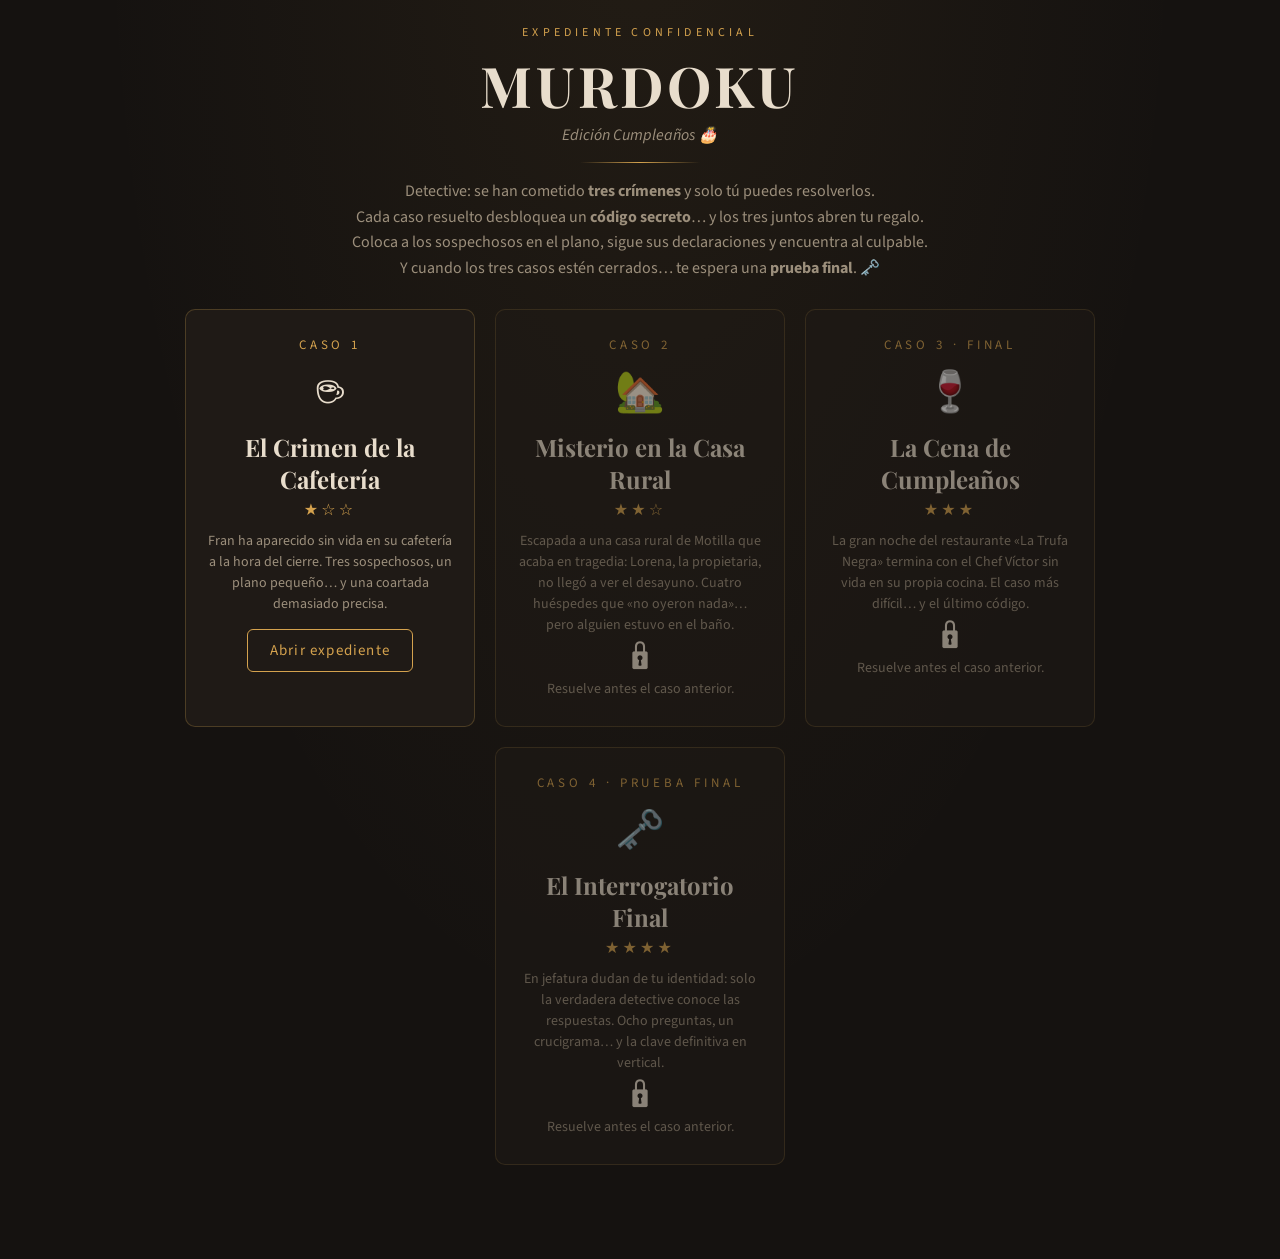
<file: index.html>
<!DOCTYPE html>
<html lang="es">
<head>
<meta charset="UTF-8">
<meta name="viewport" content="width=device-width, initial-scale=1.0">
<title>Murdoku · Edición Cumpleaños</title>
<link rel="preconnect" href="https://fonts.googleapis.com">
<link href="https://fonts.googleapis.com/css2?family=Playfair+Display:wght@500;700&family=Source+Sans+3:wght@400;600&display=swap" rel="stylesheet">
<link rel="stylesheet" href="style.css">
</head>
<body>

<header class="site">
  <div class="overline">Expediente confidencial</div>
  <h1>MURDOKU</h1>
  <div class="sub">Edición Cumpleaños 🎂</div>
  <div class="rule-line"></div>
</header>

<p class="intro">
  Detective: se han cometido <b>tres crímenes</b> y solo tú puedes resolverlos.<br>
  Cada caso resuelto desbloquea un <b>código secreto</b>… y los tres juntos abren tu regalo.<br>
  Coloca a los sospechosos en el plano, sigue sus declaraciones y encuentra al culpable.<br>
  Y cuando los tres casos estén cerrados… te espera una <b>prueba final</b>. 🗝️
</p>

<div class="cases">
  <div class="case-card" id="card1">
    <div class="num">Caso 1</div>
    <div class="emoji">☕</div>
    <h2>El Crimen de la Cafetería</h2>
    <div class="stars">★☆☆</div>
    <p>Fran ha aparecido sin vida en su cafetería a la hora del cierre. Tres sospechosos, un plano pequeño… y una coartada demasiado precisa.</p>
    <div class="slot"></div>
  </div>

  <div class="case-card" id="card2">
    <div class="num">Caso 2</div>
    <div class="emoji">🏡</div>
    <h2>Misterio en la Casa Rural</h2>
    <div class="stars">★★☆</div>
    <p>Escapada a una casa rural de Motilla que acaba en tragedia: Lorena, la propietaria, no llegó a ver el desayuno. Cuatro huéspedes que «no oyeron nada»… pero alguien estuvo en el baño.</p>
    <div class="slot"></div>
  </div>

  <div class="case-card" id="card3">
    <div class="num">Caso 3 · Final</div>
    <div class="emoji">🍷</div>
    <h2>La Cena de Cumpleaños</h2>
    <div class="stars">★★★</div>
    <p>La gran noche del restaurante «La Trufa Negra» termina con el Chef Víctor sin vida en su propia cocina. El caso más difícil… y el último código.</p>
    <div class="slot"></div>
  </div>

  <div class="case-card" id="card4">
    <div class="num">Caso 4 · Prueba Final</div>
    <div class="emoji">🗝️</div>
    <h2>El Interrogatorio Final</h2>
    <div class="stars">★★★★</div>
    <p>En jefatura dudan de tu identidad: solo la verdadera detective conoce las respuestas. Ocho preguntas, un crucigrama… y la clave definitiva en vertical.</p>
    <div class="slot"></div>
  </div>
</div>

<p class="intro" style="margin-top:34px" id="final-msg"></p>

<script>
(function () {
  const cases = [
    { id: 'caso1', href: 'caso1.html' },
    { id: 'caso2', href: 'caso2.html' },
    { id: 'caso3', href: 'caso3.html' },
    { id: 'caso4', href: 'caso4.html' }
  ];
  let solvedAll = true;
  cases.forEach((c, i) => {
    const card = document.getElementById('card' + (i + 1));
    const slot = card.querySelector('.slot');
    let code = null;
    try { code = localStorage.getItem('murdoku_' + c.id); } catch (e) {}
    const prevSolved = i === 0 || !!localStorage.getItem('murdoku_' + cases[i - 1].id);
    if (code) {
      card.classList.add('solved');
      slot.innerHTML = '<div class="code-tag">✔ ' + code + '</div><a class="btn" href="' + c.href + '">Volver a jugar</a>';
    } else if (prevSolved) {
      solvedAll = false;
      slot.innerHTML = '<a class="btn" href="' + c.href + '">Abrir expediente</a>';
    } else {
      solvedAll = false;
      card.classList.add('locked');
      slot.innerHTML = '<div class="lock">🔒</div><p style="min-height:auto">Resuelve antes el caso anterior.</p>';
    }
  });
  if (solvedAll) {
    document.getElementById('final-msg').innerHTML =
      '🏆 <b>Todos los expedientes están cerrados.</b> Tienes los tres códigos y la clave definitiva…<br>Úsalos para abrir tu regalo. ¡Feliz cumpleaños, detective! ❤️';
  }
})();
</script>
</body>
</html>
</file>
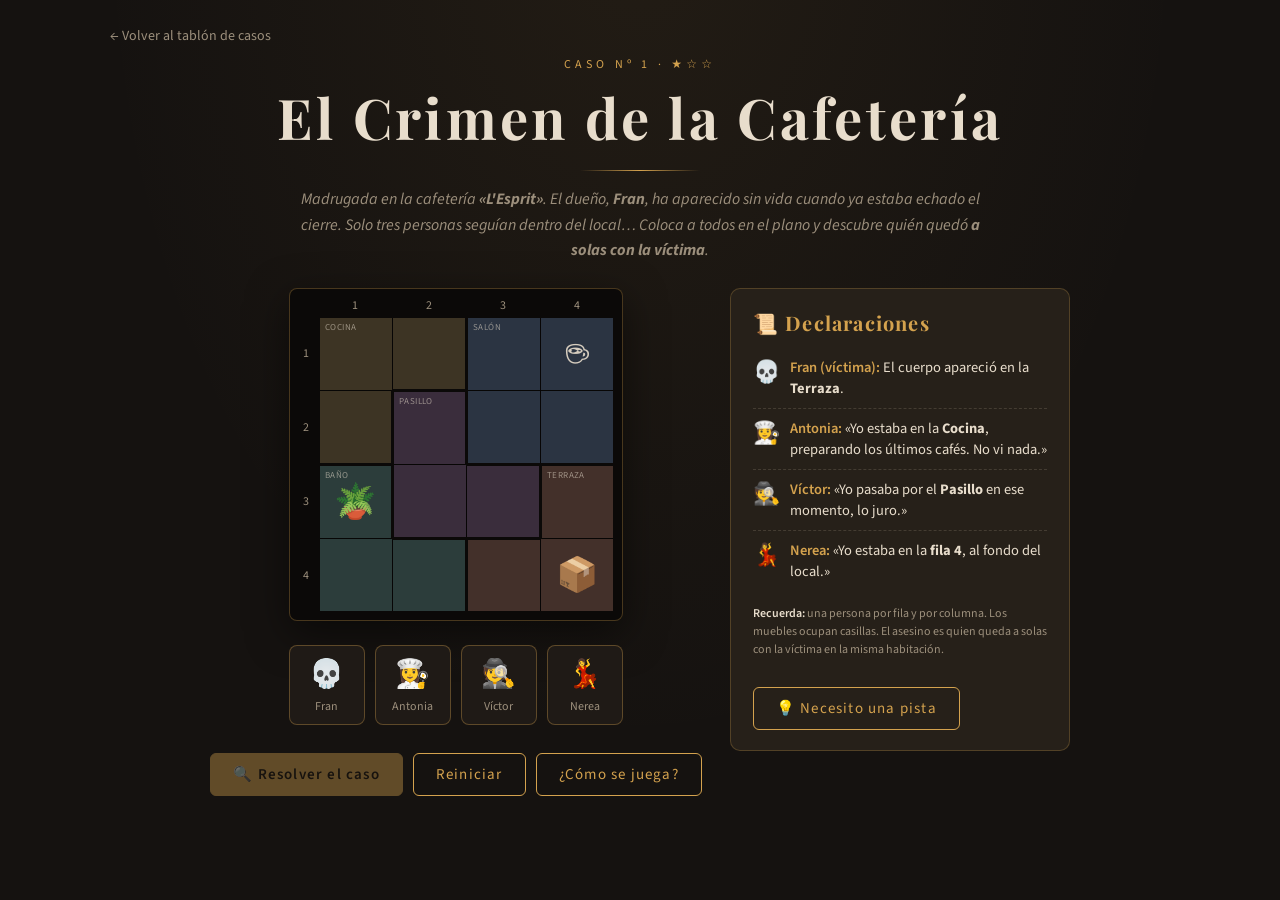
<file: caso1.html>
<!DOCTYPE html>
<html lang="es">
<head>
<meta charset="UTF-8">
<meta name="viewport" content="width=device-width, initial-scale=1.0">
<title>Caso 1 · El Crimen de la Cafetería — Murdoku</title>
<link rel="preconnect" href="https://fonts.googleapis.com">
<link href="https://fonts.googleapis.com/css2?family=Playfair+Display:wght@500;700&family=Source+Sans+3:wght@400;600&display=swap" rel="stylesheet">
<link rel="stylesheet" href="style.css">
</head>
<body>

<nav class="topnav"><a href="index.html">← Volver al tablón de casos</a></nav>

<header class="site">
  <div class="overline">Caso nº 1 · ★☆☆</div>
  <h1>El Crimen de la Cafetería</h1>
  <div class="rule-line"></div>
</header>

<p class="story">
  Madrugada en la cafetería <b>«L'Esprit»</b>. El dueño, <b>Fran</b>, ha aparecido sin vida
  cuando ya estaba echado el cierre. Solo tres personas seguían dentro del local…
  Coloca a todos en el plano y descubre quién quedó <b>a solas con la víctima</b>.
</p>

<div class="game">
  <div class="board-wrap">
    <div class="board" id="board"></div>
    <div class="tray" id="tray"></div>
    <div class="actions">
      <button class="btn primary" id="btn-check">🔍 Resolver el caso</button>
      <button class="btn" id="btn-reset">Reiniciar</button>
      <button class="btn" id="btn-rules">¿Cómo se juega?</button>
    </div>
    <div class="feedback" id="feedback"></div>
  </div>

  <aside class="clues">
    <h2>📜 Declaraciones</h2>
    <div id="clue-list"></div>
    <div class="legend">
      <b>Recuerda:</b> una persona por fila y por columna. Los muebles ocupan casillas.
      El asesino es quien queda a solas con la víctima en la misma habitación.
    </div>
    <div class="hints-box" id="hints">
      <button class="btn" id="btn-hint">💡 Necesito una pista</button>
    </div>
  </aside>
</div>

<!-- Modal de reglas -->
<div class="overlay" id="overlay-rules">
  <div class="modal">
    <button class="close-x" id="btn-rules-close">✕</button>
    <h2>Cómo se juega</h2>
    <ul>
      <li>Toca un <b>personaje</b> y después una <b>casilla</b> para colocarlo. Toca un personaje ya colocado para retirarlo.</li>
      <li>Debe haber exactamente <b>una persona por fila y una por columna</b>, como en un sudoku.</li>
      <li>Las <b>líneas gruesas</b> separan las habitaciones (su nombre aparece en una esquina). Los <b>muebles</b> ocupan casillas donde nadie puede estar.</li>
      <li><b>«Justo al lado de»</b> = casilla pegada en horizontal o vertical, dentro de la misma habitación.</li>
      <li><b>«Al sur»</b> = filas más abajo; <b>«al norte»</b> = más arriba. Las filas se numeran del 1 (arriba) en adelante, y las columnas del 1 (izquierda) en adelante.</li>
      <li>Todas las declaraciones son <b>ciertas</b>. Cuando el plano esté completo, pulsa <b>«Resolver el caso»</b>.</li>
      <li>El <b>asesino</b> es quien queda a solas con la víctima en la misma habitación.</li>
    </ul>
  </div>
</div>

<!-- Modal de victoria -->
<div class="overlay" id="overlay-win">
  <div class="modal">
    <h2>⚖️ ¡Caso resuelto!</h2>
    <p id="win-text"></p>
    <div class="code-box">
      <div class="label">Primer código desbloqueado</div>
      <div class="code" id="win-code"></div>
    </div>
    <div class="actions">
      <button class="btn" id="btn-copy">Copiar código</button>
      <a class="btn primary" href="caso2.html">Siguiente caso →</a>
    </div>
    <p class="dim" style="margin-top:12px">Apunta el código antes de continuar, detective.</p>
  </div>
</div>

<script>
window.PUZZLE = {
  id: 'caso1',
  n: 4,
  code: 'ESPRITSEL25',
  rooms: [
    "KKSS",
    "KPSS",
    "BPPT",
    "BBTT"
  ],
  roomNames: { K: 'Cocina', S: 'Salón', P: 'Pasillo', B: 'Baño', T: 'Terraza' },
  roomColors: { K: '#3d3424', S: '#2b3442', P: '#3a2d3c', B: '#2c3d3b', T: '#43302a' },
  furniture: [
    { pos: [0, 3], emoji: '☕', name: 'Cafetera' },
    { pos: [2, 0], emoji: '🪴', name: 'Planta' },
    { pos: [3, 3], emoji: '📦', name: 'Cajas' }
  ],
  people: [
    { id: 'V',       name: 'Fran',    emoji: '💀', victim: true,
      clue: 'El cuerpo apareció en la <b>Terraza</b>.' },
    { id: 'Antonia', name: 'Antonia', emoji: '👩‍🍳',
      clue: '«Yo estaba en la <b>Cocina</b>, preparando los últimos cafés. No vi nada.»' },
    { id: 'Victor',  name: 'Víctor',  emoji: '🕵️',
      clue: '«Yo pasaba por el <b>Pasillo</b> en ese momento, lo juro.»' },
    { id: 'Nerea',   name: 'Nerea',   emoji: '💃',
      clue: '«Yo estaba en la <b>fila 4</b>, al fondo del local.»' }
  ],
  solution: { V: [2, 3], Antonia: [0, 0], Victor: [1, 1], Nerea: [3, 2] },
  murderer: 'Nerea',
  reveal: 'Nadie más pisó la Terraza aquella noche. Su coartada era su propia condena. ¡Buen trabajo, detective!',
  hints: [
    'El cuerpo de Fran solo puede estar en dos casillas de la Terraza… y Nerea ya reclama la fila 4 para ella.',
    'Con Fran en la fila 3, a Víctor solo le queda una casilla del Pasillo que no choque con nadie: está en la fila 2.',
    'Antonia no puede compartir columna con Víctor: de la Cocina solo le queda la casilla de arriba a la izquierda. Y a Nerea… solo le queda la Terraza.'
  ]
};
</script>
<script src="engine.js"></script>
</body>
</html>
</file>
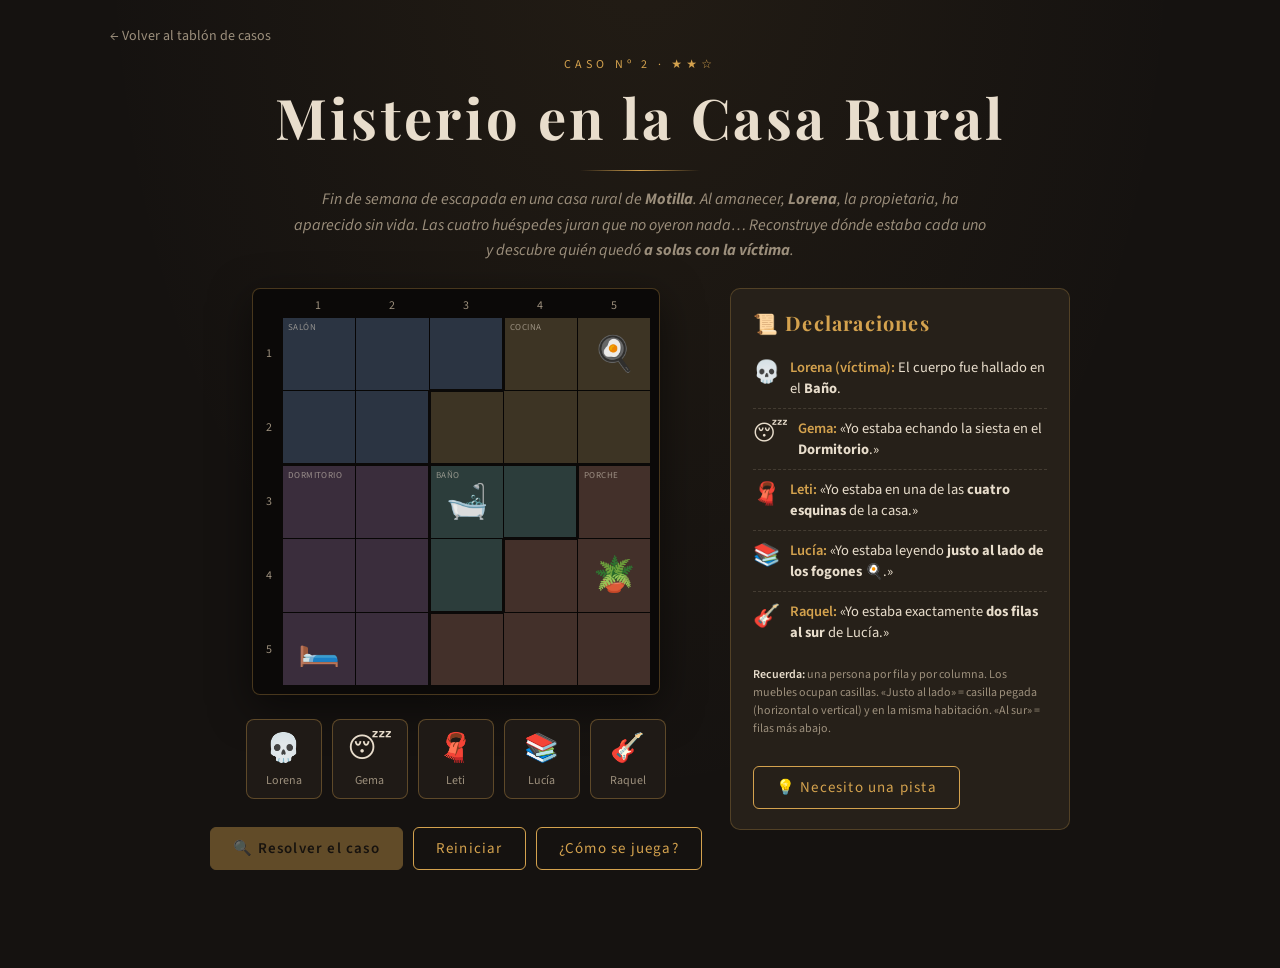
<file: caso2.html>
<!DOCTYPE html>
<html lang="es">
<head>
<meta charset="UTF-8">
<meta name="viewport" content="width=device-width, initial-scale=1.0">
<title>Caso 2 · Misterio en la Casa Rural — Murdoku</title>
<link rel="preconnect" href="https://fonts.googleapis.com">
<link href="https://fonts.googleapis.com/css2?family=Playfair+Display:wght@500;700&family=Source+Sans+3:wght@400;600&display=swap" rel="stylesheet">
<link rel="stylesheet" href="style.css">
</head>
<body>

<nav class="topnav"><a href="index.html">← Volver al tablón de casos</a></nav>

<header class="site">
  <div class="overline">Caso nº 2 · ★★☆</div>
  <h1>Misterio en la Casa Rural</h1>
  <div class="rule-line"></div>
</header>

<p class="story">
  Fin de semana de escapada en una casa rural de <b>Motilla</b>. Al amanecer, <b>Lorena</b>,
  la propietaria, ha aparecido sin vida. Las cuatro huéspedes juran que no oyeron nada…
  Reconstruye dónde estaba cada uno y descubre quién quedó <b>a solas con la víctima</b>.
</p>

<div class="game">
  <div class="board-wrap">
    <div class="board" id="board"></div>
    <div class="tray" id="tray"></div>
    <div class="actions">
      <button class="btn primary" id="btn-check">🔍 Resolver el caso</button>
      <button class="btn" id="btn-reset">Reiniciar</button>
      <button class="btn" id="btn-rules">¿Cómo se juega?</button>
    </div>
    <div class="feedback" id="feedback"></div>
  </div>

  <aside class="clues">
    <h2>📜 Declaraciones</h2>
    <div id="clue-list"></div>
    <div class="legend">
      <b>Recuerda:</b> una persona por fila y por columna. Los muebles ocupan casillas.
      «Justo al lado» = casilla pegada (horizontal o vertical) y en la misma habitación.
      «Al sur» = filas más abajo.
    </div>
    <div class="hints-box" id="hints">
      <button class="btn" id="btn-hint">💡 Necesito una pista</button>
    </div>
  </aside>
</div>

<!-- Modal de reglas -->
<div class="overlay" id="overlay-rules">
  <div class="modal">
    <button class="close-x" id="btn-rules-close">✕</button>
    <h2>Cómo se juega</h2>
    <ul>
      <li>Toca un <b>personaje</b> y después una <b>casilla</b> para colocarlo. Toca un personaje ya colocado para retirarlo.</li>
      <li>Debe haber exactamente <b>una persona por fila y una por columna</b>, como en un sudoku.</li>
      <li>Las <b>líneas gruesas</b> separan las habitaciones (su nombre aparece en una esquina). Los <b>muebles</b> ocupan casillas donde nadie puede estar.</li>
      <li><b>«Justo al lado de»</b> = casilla pegada en horizontal o vertical, dentro de la misma habitación.</li>
      <li><b>«Al sur»</b> = filas más abajo; <b>«al norte»</b> = más arriba. Las filas se numeran del 1 (arriba) en adelante, y las columnas del 1 (izquierda) en adelante.</li>
      <li>Todas las declaraciones son <b>ciertas</b>. Cuando el plano esté completo, pulsa <b>«Resolver el caso»</b>.</li>
      <li>El <b>asesino</b> es quien queda a solas con la víctima en la misma habitación.</li>
    </ul>
  </div>
</div>

<!-- Modal de victoria -->
<div class="overlay" id="overlay-win">
  <div class="modal">
    <h2>⚖️ ¡Caso resuelto!</h2>
    <p id="win-text"></p>
    <div class="code-box">
      <div class="label">Segundo código desbloqueado</div>
      <div class="code" id="win-code"></div>
    </div>
    <div class="actions">
      <button class="btn" id="btn-copy">Copiar código</button>
      <a class="btn primary" href="caso3.html">Último caso →</a>
    </div>
    <p class="dim" style="margin-top:12px">Apunta el código antes de continuar, detective.</p>
  </div>
</div>

<script>
window.PUZZLE = {
  id: 'caso2',
  n: 5,
  code: 'MOTILLA1',
  rooms: [
    "SSSCC",
    "SSCCC",
    "DDBBP",
    "DDBPP",
    "DDPPP"
  ],
  roomNames: { S: 'Salón', C: 'Cocina', D: 'Dormitorio', B: 'Baño', P: 'Porche' },
  roomColors: { S: '#2b3442', C: '#3d3424', D: '#3a2d3c', B: '#2c3d3b', P: '#43302a' },
  furniture: [
    { pos: [0, 4], emoji: '🍳', name: 'Fogones' },
    { pos: [2, 2], emoji: '🛁', name: 'Bañera' },
    { pos: [3, 4], emoji: '🪴', name: 'Planta' },
    { pos: [4, 0], emoji: '🛏️', name: 'Cama' }
  ],
  people: [
    { id: 'V',      name: 'Lorena', emoji: '💀', victim: true,
      clue: 'El cuerpo fue hallado en el <b>Baño</b>.' },
    { id: 'Gema',   name: 'Gema',   emoji: '😴',
      clue: '«Yo estaba echando la siesta en el <b>Dormitorio</b>.»' },
    { id: 'Leti',   name: 'Leti',   emoji: '🧣',
      clue: '«Yo estaba en una de las <b>cuatro esquinas</b> de la casa.»' },
    { id: 'Lucia',  name: 'Lucía',  emoji: '📚',
      clue: '«Yo estaba leyendo <b>justo al lado de los fogones</b> 🍳.»' },
    { id: 'Raquel', name: 'Raquel', emoji: '🎸',
      clue: '«Yo estaba exactamente <b>dos filas al sur</b> de Lucía.»' }
  ],
  solution: { V: [2, 3], Gema: [4, 1], Leti: [0, 0], Lucia: [1, 4], Raquel: [3, 2] },
  murderer: 'Raquel',
  reveal: 'Su coartada de las «dos filas al sur» la delató: el rastro de la guitarra terminaba en el baño. ¡Segundo caso resuelto!',
  hints: [
    'Empieza por Lucía: solo hay dos casillas pegadas a los fogones que estén dentro de la Cocina.',
    'Si Lucía estuviera en la fila 1, Raquel iría a la fila 3… pero entonces Gema se quedaría sin ninguna casilla libre del Dormitorio. Así que Lucía está en la fila 2.',
    'Con Lucía en la columna 5, la esquina de abajo a la derecha queda prohibida para Leti: solo le queda la de arriba a la izquierda. Sigue el rastro de Raquel… dos filas más abajo.'
  ]
};
</script>
<script src="engine.js"></script>
</body>
</html>
</file>
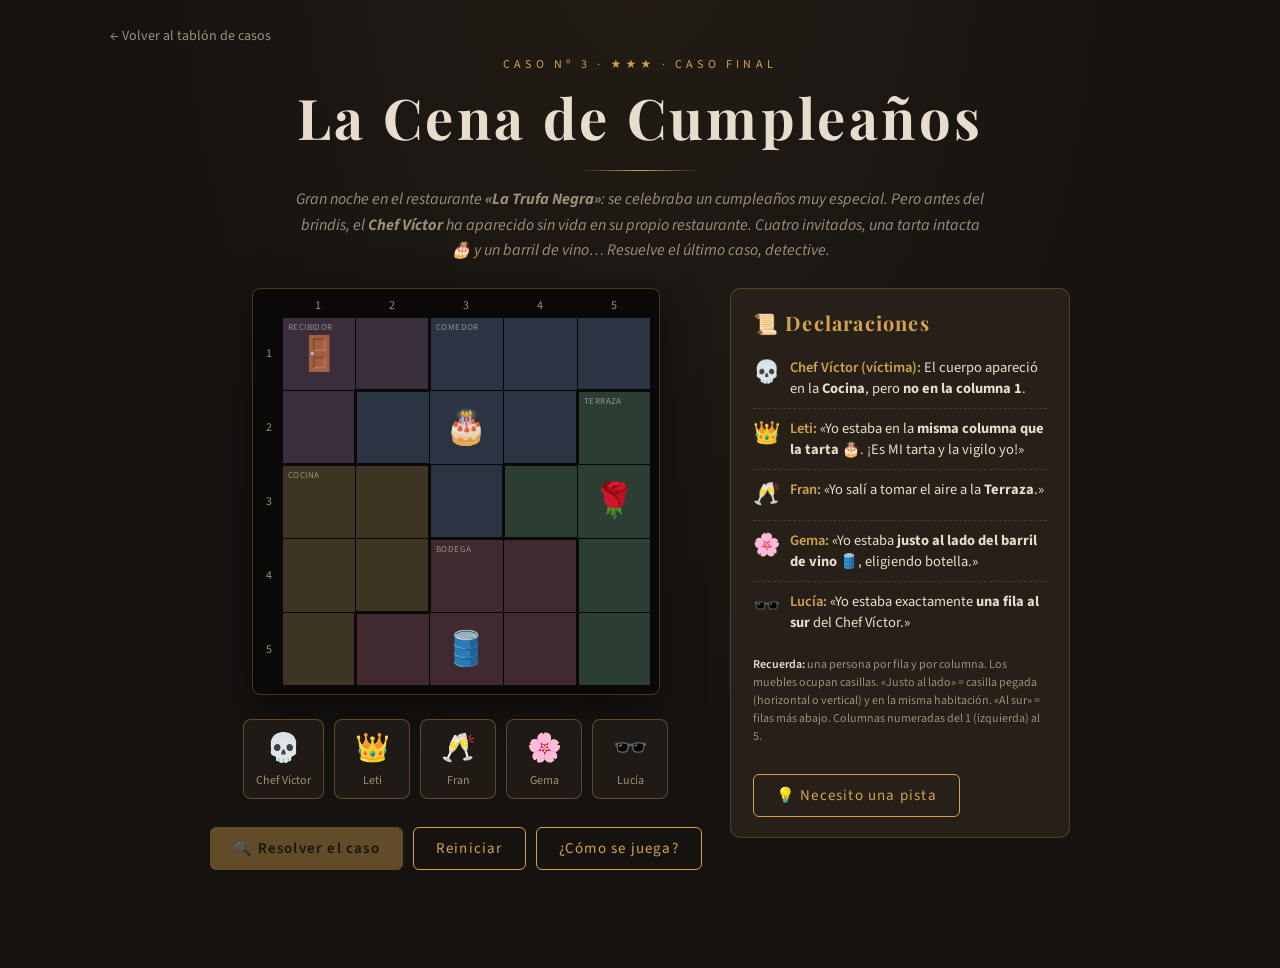
<file: caso3.html>
<!DOCTYPE html>
<html lang="es">
<head>
<meta charset="UTF-8">
<meta name="viewport" content="width=device-width, initial-scale=1.0">
<title>Caso 3 · La Cena de Cumpleaños — Murdoku</title>
<link rel="preconnect" href="https://fonts.googleapis.com">
<link href="https://fonts.googleapis.com/css2?family=Playfair+Display:wght@500;700&family=Source+Sans+3:wght@400;600&display=swap" rel="stylesheet">
<link rel="stylesheet" href="style.css">
</head>
<body>

<nav class="topnav"><a href="index.html">← Volver al tablón de casos</a></nav>

<header class="site">
  <div class="overline">Caso nº 3 · ★★★ · Caso final</div>
  <h1>La Cena de Cumpleaños</h1>
  <div class="rule-line"></div>
</header>

<p class="story">
  Gran noche en el restaurante <b>«La Trufa Negra»</b>: se celebraba un cumpleaños muy especial.
  Pero antes del brindis, el <b>Chef Víctor</b> ha aparecido sin vida en su propio restaurante.
  Cuatro invitados, una tarta intacta 🎂 y un barril de vino… Resuelve el último caso, detective.
</p>

<div class="game">
  <div class="board-wrap">
    <div class="board" id="board"></div>
    <div class="tray" id="tray"></div>
    <div class="actions">
      <button class="btn primary" id="btn-check">🔍 Resolver el caso</button>
      <button class="btn" id="btn-reset">Reiniciar</button>
      <button class="btn" id="btn-rules">¿Cómo se juega?</button>
    </div>
    <div class="feedback" id="feedback"></div>
  </div>

  <aside class="clues">
    <h2>📜 Declaraciones</h2>
    <div id="clue-list"></div>
    <div class="legend">
      <b>Recuerda:</b> una persona por fila y por columna. Los muebles ocupan casillas.
      «Justo al lado» = casilla pegada (horizontal o vertical) y en la misma habitación.
      «Al sur» = filas más abajo. Columnas numeradas del 1 (izquierda) al 5.
    </div>
    <div class="hints-box" id="hints">
      <button class="btn" id="btn-hint">💡 Necesito una pista</button>
    </div>
  </aside>
</div>

<!-- Modal de reglas -->
<div class="overlay" id="overlay-rules">
  <div class="modal">
    <button class="close-x" id="btn-rules-close">✕</button>
    <h2>Cómo se juega</h2>
    <ul>
      <li>Toca un <b>personaje</b> y después una <b>casilla</b> para colocarlo. Toca un personaje ya colocado para retirarlo.</li>
      <li>Debe haber exactamente <b>una persona por fila y una por columna</b>, como en un sudoku.</li>
      <li>Las <b>líneas gruesas</b> separan las habitaciones (su nombre aparece en una esquina). Los <b>muebles</b> ocupan casillas donde nadie puede estar.</li>
      <li><b>«Justo al lado de»</b> = casilla pegada en horizontal o vertical, dentro de la misma habitación.</li>
      <li><b>«Al sur»</b> = filas más abajo; <b>«al norte»</b> = más arriba. Las filas se numeran del 1 (arriba) en adelante, y las columnas del 1 (izquierda) en adelante.</li>
      <li>Todas las declaraciones son <b>ciertas</b>. Cuando el plano esté completo, pulsa <b>«Resolver el caso»</b>.</li>
      <li>El <b>asesino</b> es quien queda a solas con la víctima en la misma habitación.</li>
    </ul>
  </div>
</div>

<!-- Modal de victoria -->
<div class="overlay" id="overlay-win">
  <div class="modal">
    <h2>🎂 ¡Último caso resuelto!</h2>
    <p id="win-text"></p>
    <div class="code-box">
      <div class="label">Tercer y último código</div>
      <div class="code" id="win-code"></div>
    </div>
    <div class="actions">
      <button class="btn" id="btn-copy">Copiar código</button>
      <a class="btn primary" href="index.html">Volver al tablón</a>
    </div>
    <p class="dim" style="margin-top:12px">Has cerrado los tres casos, la mejor detective que conozco… pero en el tablón te espera una <b>última prueba</b>. 🗝️❤️</p>
  </div>
</div>

<script>
window.PUZZLE = {
  id: 'caso3',
  n: 5,
  code: 'CHICOTE123',
  rooms: [
    "RRMMM",
    "RMMMT",
    "CCMTT",
    "CCBBT",
    "CBBBT"
  ],
  roomNames: { R: 'Recibidor', M: 'Comedor', C: 'Cocina', B: 'Bodega', T: 'Terraza' },
  roomColors: { R: '#3a2d3c', M: '#2b3442', C: '#3d3424', B: '#402a2f', T: '#2c3d33' },
  furniture: [
    { pos: [0, 0], emoji: '🚪', name: 'Puerta principal' },
    { pos: [1, 2], emoji: '🎂', name: 'La tarta de cumpleaños' },
    { pos: [2, 4], emoji: '🌹', name: 'Rosal' },
    { pos: [4, 2], emoji: '🛢️', name: 'Barril de vino' }
  ],
  people: [
    { id: 'V',     name: 'Chef Víctor', emoji: '💀', victim: true,
      clue: 'El cuerpo apareció en la <b>Cocina</b>, pero <b>no en la columna 1</b>.' },
    { id: 'Leti',  name: 'Leti',        emoji: '👑',
      clue: '«Yo estaba en la <b>misma columna que la tarta</b> 🎂. ¡Es MI tarta y la vigilo yo!»' },
    { id: 'Fran',  name: 'Fran',        emoji: '🥂',
      clue: '«Yo salí a tomar el aire a la <b>Terraza</b>.»' },
    { id: 'Gema',  name: 'Gema',        emoji: '🌸',
      clue: '«Yo estaba <b>justo al lado del barril de vino</b> 🛢️, eligiendo botella.»' },
    { id: 'Lucia', name: 'Lucía',       emoji: '🕶️',
      clue: '«Yo estaba exactamente <b>una fila al sur</b> del Chef Víctor.»' }
  ],
  solution: { V: [2, 1], Leti: [0, 2], Fran: [1, 4], Gema: [4, 3], Lucia: [3, 0] },
  murderer: 'Lucia',
  reveal: 'Quiso volver a la mesa como si nada, pero la lógica no miente: «una fila al sur» del Chef… dentro de la misma Cocina. Caso cerrado.',
  hints: [
    'Empieza por Gema: solo hay tres casillas de la Bodega pegadas al barril, y todas están en las filas 4 y 5.',
    'El Chef está en la Cocina, columna 2: fila 3 o fila 4. Si estuviera en la fila 4, Lucía bajaría a la fila 5… y Gema se quedaría sin sitio. Así que el Chef está en la fila 3.',
    'Con el Chef en la fila 3 y Lucía en la 4, a Fran solo le queda una casilla de Terraza. Leti, en la columna de su tarta, solo cabe en la fila 1… y a Lucía le espera la Cocina.'
  ]
};
</script>
<script src="engine.js"></script>
</body>
</html>
</file>
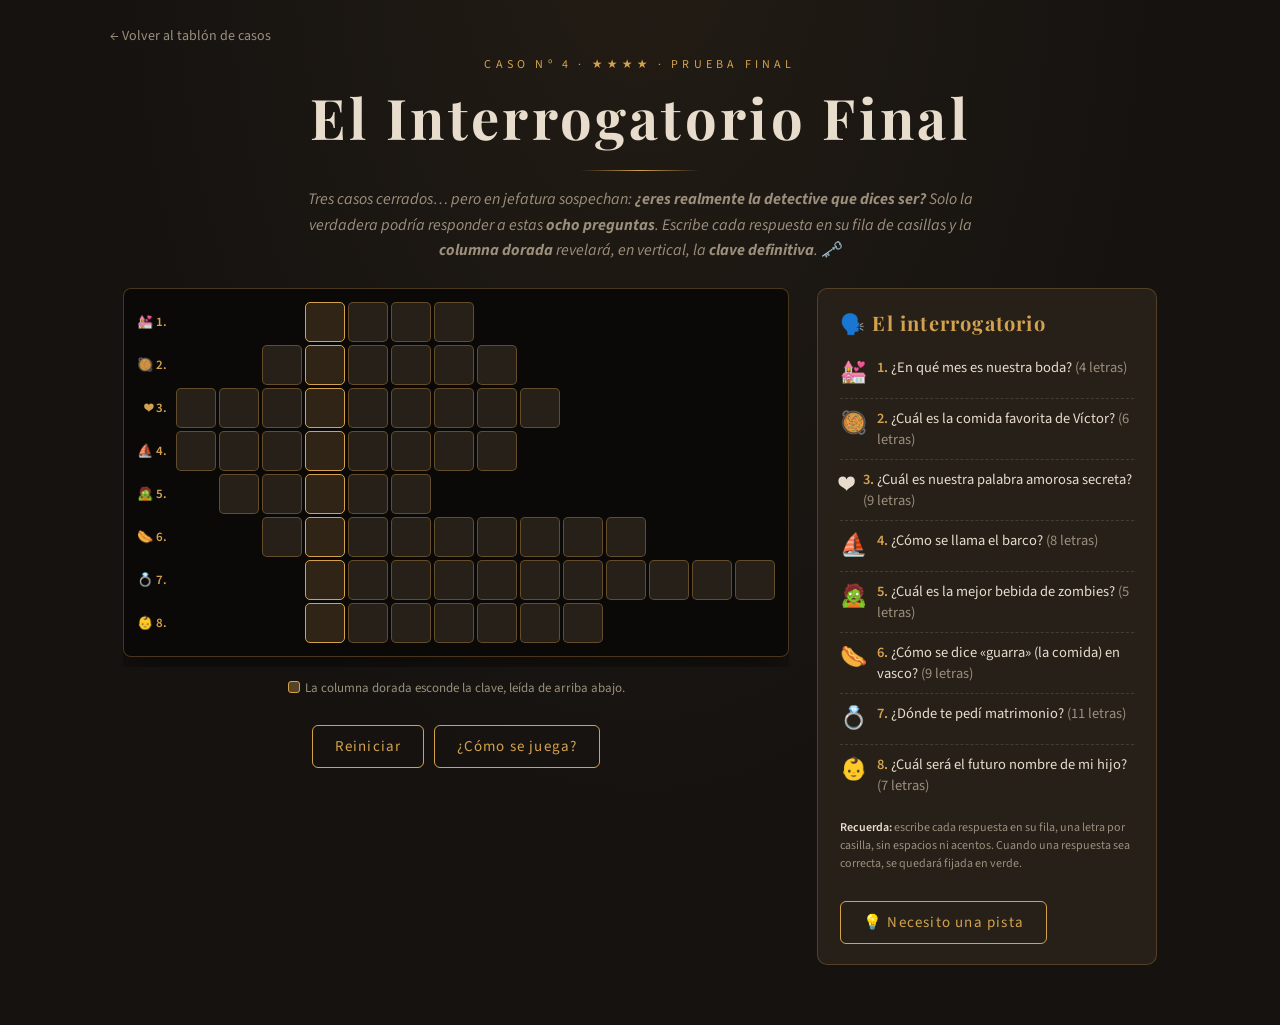
<file: caso4.html>
<!DOCTYPE html>
<html lang="es">
<head>
<meta charset="UTF-8">
<meta name="viewport" content="width=device-width, initial-scale=1.0">
<title>Caso 4 · El Interrogatorio Final — Murdoku</title>
<link rel="preconnect" href="https://fonts.googleapis.com">
<link href="https://fonts.googleapis.com/css2?family=Playfair+Display:wght@500;700&family=Source+Sans+3:wght@400;600&display=swap" rel="stylesheet">
<link rel="stylesheet" href="style.css">
<style>
/* Estilos propios del crucigrama (mismo lenguaje visual noir) */
.cw-wrap { overflow-x: auto; padding-bottom: 4px; }
.cw-board {
  display: inline-block;
  background: var(--wall);
  padding: 10px;
  border-radius: 8px;
  border: 1px solid rgba(212,162,78,0.3);
  box-shadow: 0 12px 40px rgba(0,0,0,.5);
}
.cw-board table { border-collapse: separate; border-spacing: 3px; }
.cw-num {
  width: 30px;
  text-align: right;
  padding-right: 6px;
  color: var(--gold);
  font-size: 13px;
  font-weight: 600;
  white-space: nowrap;
}
.cw-void { width: 40px; height: 40px; }
.cw-cell { width: 40px; height: 40px; padding: 0; }
.cw-cell input {
  width: 100%; height: 100%;
  background: var(--paper);
  border: 1px solid rgba(212,162,78,0.35);
  border-radius: 5px;
  color: var(--ink);
  font-family: inherit;
  font-size: 19px;
  font-weight: 600;
  text-align: center;
  text-transform: uppercase;
  outline: none;
  caret-color: var(--gold);
  transition: background .12s ease, border-color .12s ease;
}
.cw-cell input:focus { border-color: var(--gold); box-shadow: 0 0 0 2px var(--gold-soft); }
.cw-cell.key input {
  background: rgba(212,162,78,0.18);
  border-color: var(--gold);
}
tr.row-correct .cw-cell input {
  background: rgba(109,163,107,0.15);
  border-color: var(--ok);
  color: var(--ok);
}
tr.row-correct .cw-cell.key input {
  background: rgba(212,162,78,0.28);
  border-color: var(--gold);
  color: var(--gold);
  font-weight: 700;
  text-shadow: 0 0 10px rgba(212,162,78,0.45);
}
tr.row-wrong .cw-cell input { border-color: var(--blood); color: var(--blood); }
.cw-board.shake { animation: shake .45s ease; }

.cw-legend {
  margin-top: 12px;
  font-size: 13px;
  color: var(--muted);
}
.cw-legend .swatch {
  display: inline-block;
  width: 12px; height: 12px;
  background: rgba(212,162,78,0.35);
  border: 1px solid var(--gold);
  border-radius: 3px;
  vertical-align: -1px;
  margin-right: 5px;
}

.clue.q-solved { opacity: .55; }
.clue.q-solved .who { color: var(--ok); }
.clue.q-solved .who::after { content: ' ✔'; }

@media (max-width: 700px) {
  .cw-void, .cw-cell { width: 27px; height: 27px; }
  .cw-cell input { font-size: 14px; border-radius: 4px; }
  .cw-num { width: 22px; font-size: 11px; padding-right: 3px; }
  .cw-board table { border-spacing: 2px; }
}
</style>
</head>
<body>

<nav class="topnav"><a href="index.html">← Volver al tablón de casos</a></nav>

<header class="site">
  <div class="overline">Caso nº 4 · ★★★★ · Prueba final</div>
  <h1>El Interrogatorio Final</h1>
  <div class="rule-line"></div>
</header>

<p class="story">
  Tres casos cerrados… pero en jefatura sospechan: <b>¿eres realmente la detective que dices ser?</b>
  Solo la verdadera podría responder a estas <b>ocho preguntas</b>. Escribe cada respuesta en su fila
  de casillas y la <b>columna dorada</b> revelará, en vertical, la <b>clave definitiva</b>. 🗝️
</p>

<div class="game">
  <div class="board-wrap">
    <div class="cw-wrap"><div class="cw-board" id="cw-board"></div></div>
    <div class="cw-legend"><span class="swatch"></span>La columna dorada esconde la clave, leída de arriba abajo.</div>
    <div class="actions">
      <button class="btn" id="btn-reset">Reiniciar</button>
      <button class="btn" id="btn-rules">¿Cómo se juega?</button>
    </div>
    <div class="feedback" id="feedback"></div>
  </div>

  <aside class="clues">
    <h2>🗣️ El interrogatorio</h2>
    <div id="clue-list"></div>
    <div class="legend">
      <b>Recuerda:</b> escribe cada respuesta en su fila, una letra por casilla, sin espacios ni acentos.
      Cuando una respuesta sea correcta, se quedará fijada en verde.
    </div>
    <div class="hints-box" id="hints">
      <button class="btn" id="btn-hint">💡 Necesito una pista</button>
    </div>
  </aside>
</div>

<!-- Modal de reglas -->
<div class="overlay" id="overlay-rules">
  <div class="modal">
    <button class="close-x" id="btn-rules-close">✕</button>
    <h2>Cómo se juega</h2>
    <ul>
      <li>Lee cada <b>pregunta del interrogatorio</b>. Solo la verdadera detective conoce las respuestas.</li>
      <li>Escribe la respuesta en su <b>fila de casillas</b>, una letra por casilla (sin espacios ni acentos). El cursor salta solo a la siguiente casilla.</li>
      <li>Si la respuesta es correcta, la fila se queda <b>fijada en verde</b>. Si no, se marca en rojo: bórrala y prueba otra cosa.</li>
      <li>Las casillas de la <b>columna dorada</b> forman la <b>clave definitiva</b>, leída en vertical de arriba abajo.</li>
      <li>Cuando las ocho respuestas estén correctas… la clave será tuya. 🗝️</li>
    </ul>
  </div>
</div>

<!-- Modal de victoria -->
<div class="overlay" id="overlay-win">
  <div class="modal">
    <h2>🗝️ ¡Identidad confirmada!</h2>
    <p id="win-text">Ocho preguntas, ocho respuestas exactas. No hay duda: eres <b>la mejor detective</b>… y la persona que mejor conoce nuestra historia. La columna dorada ha hablado:</p>
    <div class="code-box">
      <div class="label">La clave definitiva</div>
      <div class="code" id="win-code"></div>
    </div>
    <div class="actions">
      <button class="btn" id="btn-copy">Copiar código</button>
      <a class="btn primary" href="index.html">Volver al tablón</a>
    </div>
    <p class="dim" style="margin-top:12px">Caso cerrado para siempre. Te quiero, detective. ❤️</p>
  </div>
</div>

<script>
(function () {
  const CODE = 'MARYTXER';
  const COL = 3; // columna dorada (índice dentro de la cuadrícula)
  // ki = posición de la letra de la clave dentro de la respuesta
  const ROWS = [
    { emoji: '💒', q: '¿En qué mes es nuestra boda?',                 a: 'MAYO',        ki: 0 },
    { emoji: '🥘', q: '¿Cuál es la comida favorita de Víctor?',       a: 'PAELLA',      ki: 1 },
    { emoji: '❤️', q: '¿Cuál es nuestra palabra amorosa secreta?',    a: 'ESPRITSEL',   ki: 3 },
    { emoji: '⛵', q: '¿Cómo se llama el barco?',                     a: 'EASYLIFE',    ki: 3 },
    { emoji: '🧟', q: '¿Cuál es la mejor bebida de zombies?',         a: 'TITAN',       ki: 2 },
    { emoji: '🌭', q: '¿Cómo se dice «guarra» (la comida) en vasco?', a: 'TXISTORRA',   ki: 1 },
    { emoji: '💍', q: '¿Dónde te pedí matrimonio?',                   a: 'ESTRASBURGO', ki: 0 },
    { emoji: '👶', q: '¿Cuál será el futuro nombre de mi hijo?',      a: 'RONALDO',     ki: 0 }
  ];
  const WIDTH = Math.max(...ROWS.map((w) => COL - w.ki + w.a.length));

  let hintsShown = 0;
  const solvedRows = ROWS.map(() => false);

  const $ = (sel) => document.querySelector(sel);
  const inputEl = (row, i) => $(`#in-${row}-${i}`); // i = índice de letra dentro de la respuesta

  /* ---------- Tablero ---------- */
  function buildBoard() {
    const table = document.createElement('table');
    ROWS.forEach((w, row) => {
      const tr = document.createElement('tr');
      tr.id = 'row-' + row;
      const num = document.createElement('td');
      num.className = 'cw-num';
      num.textContent = w.emoji + ' ' + (row + 1) + '.';
      tr.appendChild(num);
      const start = COL - w.ki;
      for (let c = 0; c < WIDTH; c++) {
        const td = document.createElement('td');
        const i = c - start;
        if (i >= 0 && i < w.a.length) {
          td.className = 'cw-cell' + (c === COL ? ' key' : '');
          const inp = document.createElement('input');
          inp.type = 'text';
          inp.maxLength = 2; // margen para sobrescribir; se recorta a 1 en el handler
          inp.autocomplete = 'off';
          inp.autocapitalize = 'characters';
          inp.spellcheck = false;
          inp.id = `in-${row}-${i}`;
          inp.setAttribute('aria-label', `Pregunta ${row + 1}, letra ${i + 1}`);
          inp.addEventListener('input', () => onInput(row, i));
          inp.addEventListener('keydown', (e) => onKeyDown(e, row, i));
          inp.addEventListener('focus', () => inp.select());
          td.appendChild(inp);
        } else {
          td.className = 'cw-void';
        }
        tr.appendChild(td);
      }
      table.appendChild(tr);
    });
    $('#cw-board').appendChild(table);
  }

  /* ---------- Escritura ---------- */
  function onInput(row, i) {
    const inp = inputEl(row, i);
    const clean = inp.value.toUpperCase().replace(/[^A-ZÑ]/g, '');
    inp.value = clean.slice(-1);
    $('#row-' + row).classList.remove('row-wrong');
    if (inp.value && i + 1 < ROWS[row].a.length) {
      inputEl(row, i + 1).focus();
    }
    checkRow(row);
  }

  function onKeyDown(e, row, i) {
    if (e.key === 'Backspace' && !inputEl(row, i).value && i > 0) {
      e.preventDefault();
      const prev = inputEl(row, i - 1);
      prev.value = '';
      prev.focus();
      $('#row-' + row).classList.remove('row-wrong');
    } else if (e.key === 'ArrowLeft' && i > 0) {
      inputEl(row, i - 1).focus();
    } else if (e.key === 'ArrowRight' && i + 1 < ROWS[row].a.length) {
      inputEl(row, i + 1).focus();
    }
  }

  function rowValue(row) {
    let s = '';
    for (let i = 0; i < ROWS[row].a.length; i++) s += inputEl(row, i).value || ' ';
    return s;
  }

  function checkRow(row) {
    const val = rowValue(row);
    if (val.includes(' ')) return; // aún incompleta
    if (val === ROWS[row].a) {
      solvedRows[row] = true;
      const tr = $('#row-' + row);
      tr.classList.remove('row-wrong');
      tr.classList.add('row-correct');
      for (let i = 0; i < ROWS[row].a.length; i++) inputEl(row, i).disabled = true;
      document.getElementById('q-' + row).classList.add('q-solved');
      const done = solvedRows.filter(Boolean).length;
      if (done === ROWS.length) {
        setFeedback('', '');
        setTimeout(win, 600);
      } else {
        setFeedback(`✔ Respuesta ${row + 1} correcta (${done}/${ROWS.length}).`, 'good');
        focusNextPending(row);
      }
    } else {
      $('#row-' + row).classList.add('row-wrong');
      const board = $('#cw-board');
      board.classList.remove('shake');
      void board.offsetWidth;
      board.classList.add('shake');
      setFeedback('Esa respuesta no encaja… revisa la pregunta. 🔍', 'bad');
    }
  }

  function focusNextPending(fromRow) {
    for (let k = 1; k <= ROWS.length; k++) {
      const r = (fromRow + k) % ROWS.length;
      if (!solvedRows[r]) {
        for (let i = 0; i < ROWS[r].a.length; i++) {
          if (!inputEl(r, i).value) { inputEl(r, i).focus(); return; }
        }
        inputEl(r, 0).focus();
        return;
      }
    }
  }

  /* ---------- Preguntas ---------- */
  function buildClues() {
    const box = $('#clue-list');
    ROWS.forEach((w, i) => {
      const div = document.createElement('div');
      div.className = 'clue';
      div.id = 'q-' + i;
      div.innerHTML = `<span class="face">${w.emoji}</span><span><span class="who">${i + 1}.</span> ${w.q} ` +
        `<span style="color:var(--muted)">(${w.a.length} letras)</span></span>`;
      box.appendChild(div);
    });
  }

  /* ---------- Botones ---------- */
  function reset() {
    ROWS.forEach((w, row) => {
      solvedRows[row] = false;
      const tr = $('#row-' + row);
      tr.classList.remove('row-correct', 'row-wrong');
      document.getElementById('q-' + row).classList.remove('q-solved');
      for (let i = 0; i < w.a.length; i++) {
        const inp = inputEl(row, i);
        inp.disabled = false;
        inp.value = '';
      }
    });
    setFeedback('');
    inputEl(0, 0).focus();
  }

  function showHint() {
    const idx = ROWS.findIndex((w, i) => !solvedRows[i] && !document.getElementById('q-' + i).dataset.hinted);
    if (idx === -1) return;
    document.getElementById('q-' + idx).dataset.hinted = '1';
    const div = document.createElement('div');
    div.className = 'hint-revealed';
    div.innerHTML = `🔎 Pregunta ${idx + 1}: la respuesta es <b>${ROWS[idx].a}</b>.`;
    $('#hints').appendChild(div);
    hintsShown++;
    if (hintsShown >= 3) {
      $('#btn-hint').disabled = true;
      $('#btn-hint').textContent = 'No hay más pistas';
    }
  }

  function setFeedback(text, cls) {
    const f = $('#feedback');
    f.textContent = text;
    f.className = 'feedback' + (cls ? ' ' + cls : '');
  }

  /* ---------- Victoria ---------- */
  function win() {
    try { localStorage.setItem('murdoku_caso4', CODE); } catch (e) {}
    $('#win-code').textContent = CODE;
    $('#overlay-win').classList.add('open');
    confetti();
  }

  function confetti() {
    const colors = ['#d4a24e', '#a33b3b', '#e8ddcc', '#6da36b', '#7d5fb2'];
    for (let i = 0; i < 90; i++) {
      const s = document.createElement('div');
      s.className = 'confetti';
      s.style.left = Math.random() * 100 + 'vw';
      s.style.background = colors[Math.floor(Math.random() * colors.length)];
      s.style.animationDuration = 2.5 + Math.random() * 2.5 + 's';
      s.style.animationDelay = Math.random() * 0.8 + 's';
      s.style.transform = `rotate(${Math.random() * 360}deg)`;
      document.body.appendChild(s);
      setTimeout(() => s.remove(), 6500);
    }
  }

  function copyCode() {
    const done = () => {
      $('#btn-copy').textContent = '¡Copiado!';
      setTimeout(() => ($('#btn-copy').textContent = 'Copiar código'), 1800);
    };
    if (navigator.clipboard && navigator.clipboard.writeText) {
      navigator.clipboard.writeText(CODE).then(done, () => fallbackCopy(CODE, done));
    } else {
      fallbackCopy(CODE, done);
    }
  }
  function fallbackCopy(text, done) {
    const ta = document.createElement('textarea');
    ta.value = text;
    document.body.appendChild(ta);
    ta.select();
    try { document.execCommand('copy'); done(); } catch (e) {}
    ta.remove();
  }

  /* ---------- Init ---------- */
  document.addEventListener('DOMContentLoaded', () => {
    buildBoard();
    buildClues();
    $('#btn-reset').addEventListener('click', reset);
    $('#btn-hint').addEventListener('click', showHint);
    $('#btn-rules').addEventListener('click', () => $('#overlay-rules').classList.add('open'));
    $('#btn-rules-close').addEventListener('click', () => $('#overlay-rules').classList.remove('open'));
    $('#btn-copy').addEventListener('click', copyCode);
    document.querySelectorAll('.overlay').forEach((ov) => {
      ov.addEventListener('click', (e) => { if (e.target === ov && ov.id === 'overlay-rules') ov.classList.remove('open'); });
    });
  });
})();
</script>
</body>
</html>
</file>
<file: style.css>
/* MURDOKU · Edición Cumpleaños — estilo noir */
:root {
  --bg: #151210;
  --panel: #1f1a16;
  --paper: #262019;
  --ink: #e8ddcc;
  --muted: #9c8f7c;
  --gold: #d4a24e;
  --gold-soft: rgba(212, 162, 78, 0.35);
  --blood: #a33b3b;
  --wall: #0b0908;
  --ok: #6da36b;
}

* { margin: 0; padding: 0; box-sizing: border-box; }

body {
  background: var(--bg);
  background-image: radial-gradient(ellipse at 50% -10%, rgba(212,162,78,0.07), transparent 60%);
  color: var(--ink);
  font-family: "Source Sans 3", "Segoe UI", system-ui, sans-serif;
  min-height: 100vh;
  padding: 24px 16px 60px;
}

h1, h2, h3, .display {
  font-family: "Playfair Display", Georgia, "Times New Roman", serif;
}

header.site {
  text-align: center;
  max-width: 900px;
  margin: 0 auto 8px;
}
header.site .overline {
  letter-spacing: 0.35em;
  text-transform: uppercase;
  font-size: 12px;
  color: var(--gold);
}
header.site h1 {
  font-size: clamp(34px, 6vw, 56px);
  letter-spacing: 0.06em;
  margin: 6px 0 2px;
}
header.site .sub {
  color: var(--muted);
  font-style: italic;
  font-size: 16px;
}
.rule-line {
  width: 120px; height: 1px;
  background: linear-gradient(90deg, transparent, var(--gold), transparent);
  margin: 16px auto;
}

/* ---------- Portada (index) ---------- */
.intro {
  max-width: 640px;
  margin: 0 auto 28px;
  text-align: center;
  color: var(--muted);
  line-height: 1.6;
}
.cases {
  display: flex;
  flex-wrap: wrap;
  gap: 20px;
  justify-content: center;
  max-width: 1000px;
  margin: 0 auto;
}
.case-card {
  background: var(--panel);
  border: 1px solid rgba(212,162,78,0.25);
  border-radius: 10px;
  padding: 26px 22px;
  width: 290px;
  text-align: center;
  position: relative;
  transition: transform .15s ease, border-color .15s ease;
}
.case-card:not(.locked):hover { transform: translateY(-4px); border-color: var(--gold); }
.case-card .num {
  font-size: 13px; letter-spacing: .3em; color: var(--gold); text-transform: uppercase;
}
.case-card h2 { font-size: 24px; margin: 8px 0 4px; }
.case-card .stars { color: var(--gold); letter-spacing: .2em; margin-bottom: 10px; }
.case-card p { color: var(--muted); font-size: 14px; line-height: 1.5; min-height: 63px; }
.case-card .emoji { font-size: 40px; margin: 10px 0; }
.case-card a.btn, a.btn, button.btn {
  display: inline-block;
  margin-top: 14px;
  background: transparent;
  color: var(--gold);
  border: 1px solid var(--gold);
  border-radius: 6px;
  padding: 10px 22px;
  font-size: 15px;
  letter-spacing: .08em;
  text-decoration: none;
  cursor: pointer;
  font-family: inherit;
  transition: background .15s ease, color .15s ease;
}
a.btn:hover, button.btn:hover { background: var(--gold); color: #1a140c; }
button.btn.primary { background: var(--gold); color: #1a140c; font-weight: 600; }
button.btn.primary:hover { background: #e6b968; }
button.btn:disabled { opacity: .4; cursor: not-allowed; }
.case-card.locked { opacity: .55; }
.case-card.locked .lock { font-size: 30px; }
.case-card.solved { border-color: var(--ok); }
.case-card .code-tag {
  margin-top: 12px;
  font-family: "Courier New", monospace;
  font-size: 16px;
  color: var(--ok);
  letter-spacing: .12em;
}

/* ---------- Página de caso ---------- */
.game {
  max-width: 1060px;
  margin: 0 auto;
  display: flex;
  flex-wrap: wrap;
  gap: 28px;
  justify-content: center;
  align-items: flex-start;
}
.board-wrap { text-align: center; }

.story {
  max-width: 700px;
  margin: 0 auto 24px;
  text-align: center;
  color: var(--muted);
  font-style: italic;
  line-height: 1.6;
}

/* Tablero */
.board {
  display: inline-block;
  background: var(--wall);
  padding: 6px;
  border-radius: 8px;
  border: 1px solid rgba(212,162,78,0.3);
  box-shadow: 0 12px 40px rgba(0,0,0,.5);
}
.board table { border-collapse: collapse; }
.board .coord {
  color: var(--muted);
  font-size: 12px;
  width: 22px; height: 22px;
  text-align: center;
  background: transparent;
}
.cell {
  width: 74px; height: 74px;
  text-align: center;
  vertical-align: middle;
  position: relative;
  cursor: pointer;
  font-size: 34px;
  user-select: none;
}
.cell.blocked { cursor: default; }
.cell .room-label {
  position: absolute;
  top: 3px; left: 5px;
  font-size: 9px;
  letter-spacing: .05em;
  text-transform: uppercase;
  color: rgba(232,221,204,0.55);
  pointer-events: none;
  white-space: nowrap;
}
.cell .furn { opacity: .9; }
.cell .cross {
  font-size: 20px;
  color: rgba(163, 59, 59, 0.65);
  pointer-events: none;
  user-select: none;
  line-height: 1;
}
.cell.conflict {
  outline: 3px solid var(--blood);
  outline-offset: -3px;
  box-shadow: inset 0 0 12px rgba(163, 59, 59, 0.5);
}
.cell .person { line-height: 1; }
.cell .pname {
  display: block;
  font-size: 10px;
  color: var(--ink);
  margin-top: 1px;
  text-shadow: 0 1px 2px #000;
}
.cell.hover-ok { outline: 2px dashed var(--gold); outline-offset: -3px; }

/* Bandeja de personajes */
.tray {
  margin: 18px auto 10px;
  display: flex;
  flex-wrap: wrap;
  gap: 10px;
  justify-content: center;
  max-width: 480px;
}
.chip {
  background: var(--panel);
  border: 1px solid rgba(212,162,78,0.35);
  border-radius: 8px;
  padding: 8px 12px;
  cursor: pointer;
  text-align: center;
  min-width: 76px;
  transition: border-color .1s, background .1s, opacity .1s;
}
.chip .face { font-size: 28px; display: block; }
.chip .cname { font-size: 12px; color: var(--muted); }
.chip.selected { border-color: var(--gold); background: rgba(212,162,78,0.15); box-shadow: 0 0 0 2px var(--gold-soft); }
.chip.placed { opacity: .3; cursor: default; }

.actions { margin-top: 14px; display: flex; gap: 10px; justify-content: center; flex-wrap: wrap; }

.feedback {
  min-height: 26px;
  margin-top: 12px;
  font-size: 15px;
  color: var(--muted);
}
.feedback.bad { color: var(--blood); }
.feedback.good { color: var(--ok); }

/* Panel de pistas */
.clues {
  background: var(--paper);
  border: 1px solid rgba(212,162,78,0.25);
  border-radius: 10px;
  padding: 20px 22px;
  width: 340px;
  max-width: 95vw;
}
.clues h2 {
  font-size: 20px;
  color: var(--gold);
  margin-bottom: 12px;
  letter-spacing: .06em;
}
.clue {
  display: flex;
  gap: 10px;
  align-items: flex-start;
  padding: 9px 0;
  border-bottom: 1px dashed rgba(156,143,124,0.25);
  font-size: 14.5px;
  line-height: 1.45;
}
.clue:last-child { border-bottom: none; }
.clue .face { font-size: 22px; }
.clue .who { color: var(--gold); font-weight: 600; }
.legend {
  margin-top: 14px;
  font-size: 12px;
  color: var(--muted);
  line-height: 1.5;
}
.legend b { color: var(--ink); font-weight: 600; }
.hints-box { margin-top: 14px; }
.hint-revealed {
  font-size: 13.5px;
  color: var(--muted);
  background: rgba(212,162,78,0.08);
  border-left: 2px solid var(--gold);
  padding: 7px 10px;
  margin-top: 8px;
  line-height: 1.45;
}

/* Sacudida al fallar */
@keyframes shake {
  0%,100% { transform: translateX(0); }
  20% { transform: translateX(-8px); }
  40% { transform: translateX(8px); }
  60% { transform: translateX(-5px); }
  80% { transform: translateX(5px); }
}
.board.shake { animation: shake .45s ease; }

/* ---------- Modales ---------- */
.overlay {
  position: fixed; inset: 0;
  background: rgba(8,6,4,0.8);
  display: none;
  align-items: center;
  justify-content: center;
  z-index: 50;
  padding: 16px;
}
.overlay.open { display: flex; }
.modal {
  background: var(--panel);
  border: 1px solid var(--gold);
  border-radius: 12px;
  max-width: 520px;
  width: 100%;
  padding: 30px 28px;
  text-align: center;
  max-height: 90vh;
  overflow-y: auto;
  box-shadow: 0 20px 60px rgba(0,0,0,.7);
}
.modal h2 { color: var(--gold); font-size: 28px; margin-bottom: 12px; }
.modal p { color: var(--ink); line-height: 1.6; margin-bottom: 10px; font-size: 15.5px; }
.modal p.dim { color: var(--muted); font-size: 14px; }
.modal ul { text-align: left; color: var(--muted); line-height: 1.7; font-size: 14.5px; margin: 0 0 12px 22px; }
.modal ul b { color: var(--ink); }
.code-box {
  margin: 18px auto 6px;
  background: #14100c;
  border: 1px dashed var(--gold);
  border-radius: 8px;
  padding: 16px;
}
.code-box .label { font-size: 12px; letter-spacing: .25em; text-transform: uppercase; color: var(--muted); }
.code-box .code {
  font-family: "Courier New", monospace;
  font-size: clamp(22px, 5vw, 32px);
  letter-spacing: .15em;
  color: var(--gold);
  margin-top: 6px;
  font-weight: 700;
}
.modal .close-x {
  position: sticky; top: 0; float: right;
  background: none; border: none; color: var(--muted);
  font-size: 22px; cursor: pointer;
}

/* Confeti */
.confetti {
  position: fixed;
  top: -20px;
  z-index: 60;
  width: 10px; height: 14px;
  pointer-events: none;
  animation: fall linear forwards;
}
@keyframes fall {
  to { transform: translateY(105vh) rotate(720deg); opacity: .7; }
}

.topnav { max-width: 1060px; margin: 0 auto 10px; }
.topnav a { color: var(--muted); text-decoration: none; font-size: 14px; }
.topnav a:hover { color: var(--gold); }

@media (max-width: 700px) {
  .cell { width: 58px; height: 58px; font-size: 26px; }
  .cell .pname { display: none; }
}
</file>
